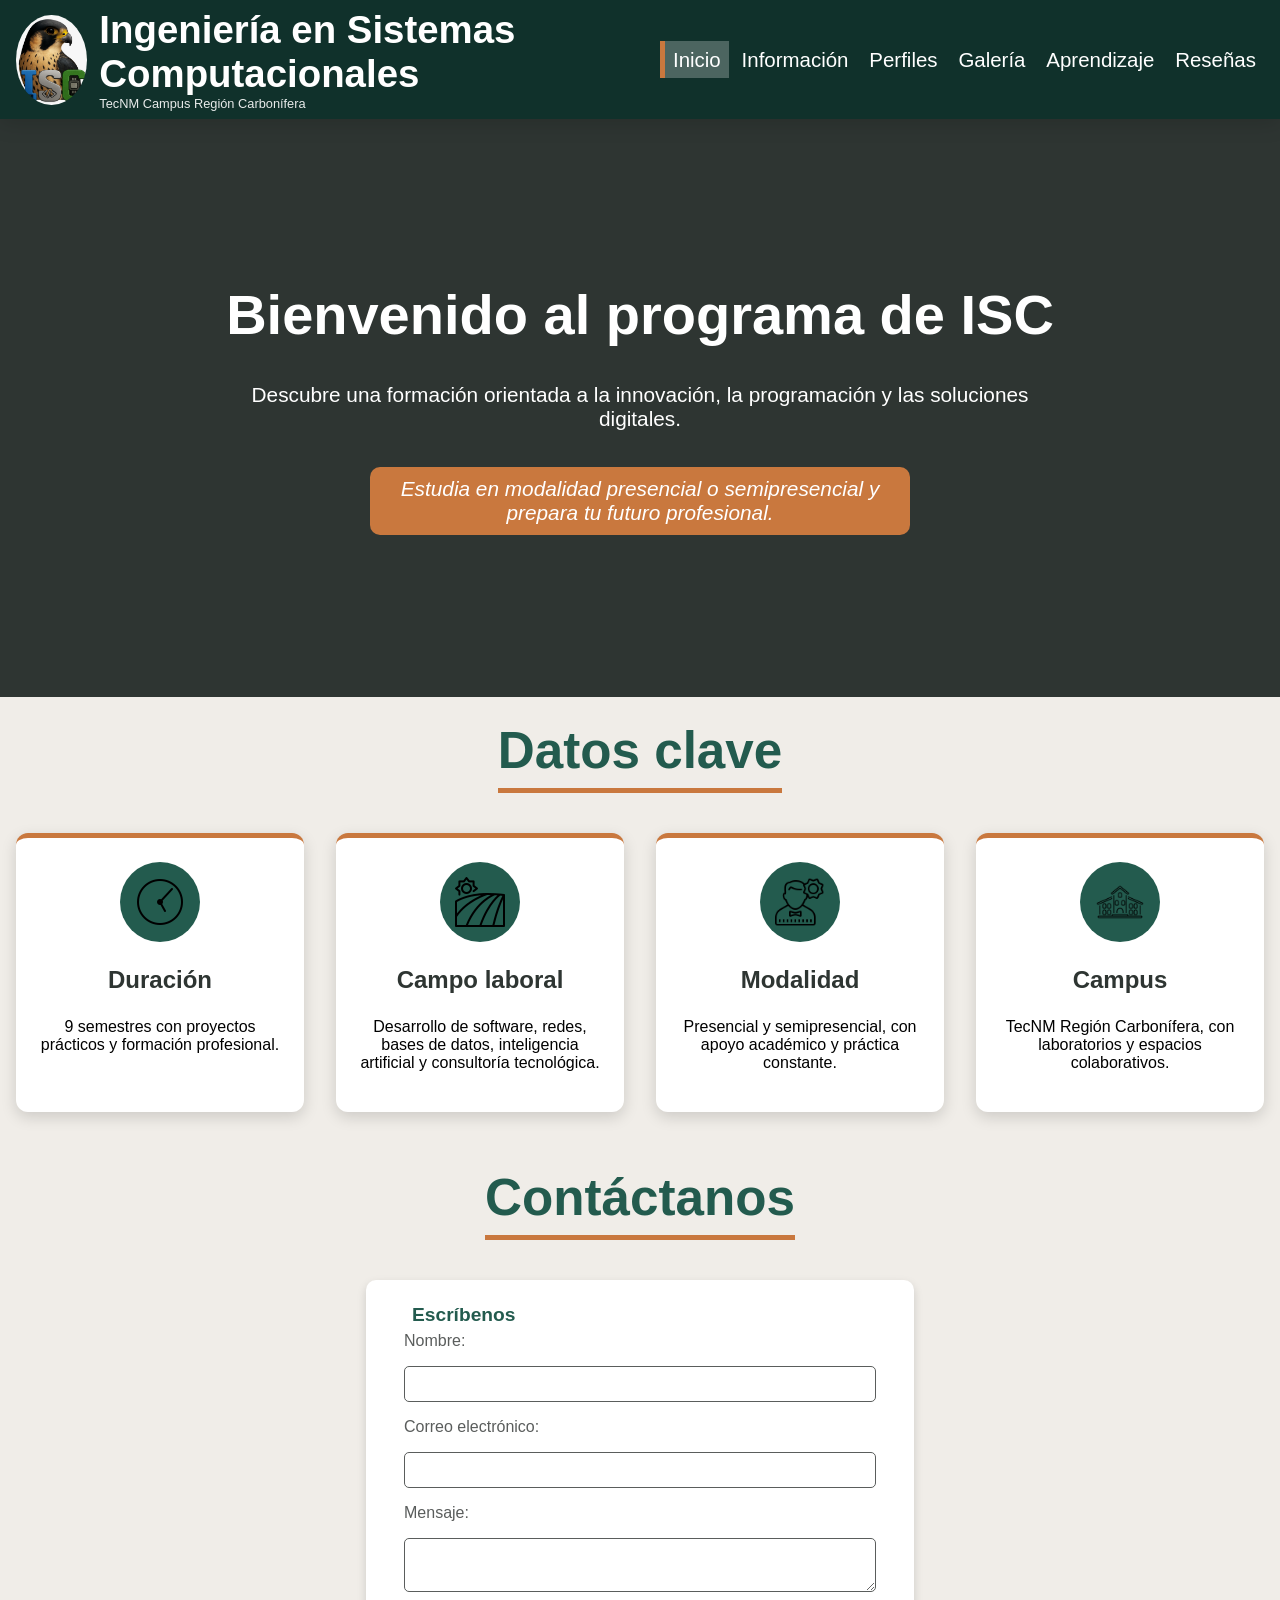
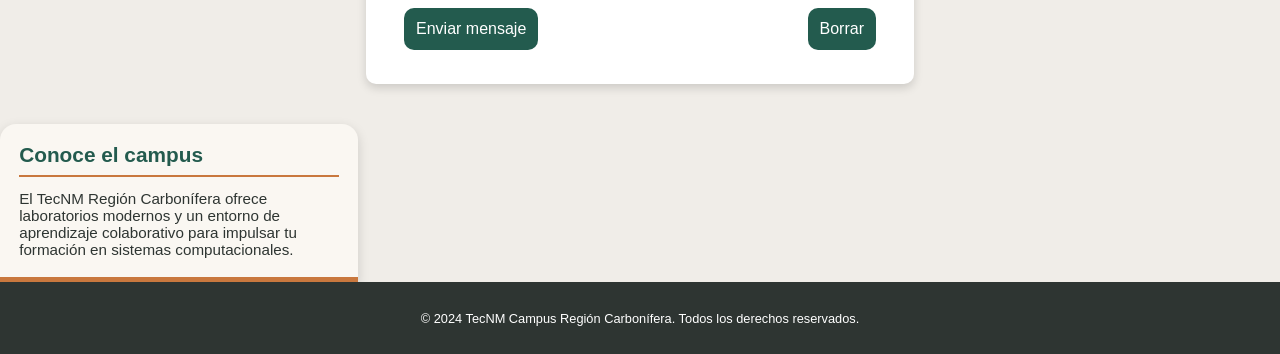
<file: index.html>
<!DOCTYPE html>
<html lang="es-MX">
<head>
    <meta charset="UTF-8">
    <meta name="viewport" content="width=device-width, initial-scale=1.0">
    <title>TecNM ISC | Inicio</title>
    <link rel="stylesheet" href="styles.css">
    <!-- icono de sistemas -->
    <link rel="icon" type="image/png" href="imgs/logo sistemas.jpg">    
</head>
<body>
    <header>
      <div class="header-container">
        <div class="header-mobile">
            <div class="logo">
                <img class="logo-imagen" src="imgs/logo sistemas.jpg" alt="Logo TecNM">
                <div class="logo-texto">
                    <strong class="titulo-sitio">Ingeniería en Sistemas Computacionales</strong>
                    <small class="subtitulo-sitio">TecNM Campus Región Carbonífera</small>
                </div>
            </div>
            <label for="menu">☰</label>
        </div>
        <input type="checkbox" id="menu">
        <nav>
            <ul>
                <li><a href="index.html" class="activo">Inicio</a></li>
                <li><a href="info.html">Información</a></li>
                <li><a href="perfiles.html">Perfiles</a></li>
                <li><a href="galeria.html">Galería</a></li>
                <li><a href="aprendizaje.html">Aprendizaje</a></li>
                <li><a href="reseñas.html">Reseñas</a></li>
            </ul>
        </nav>
      </div>
    </header>
    <main>
        <section class="hero">
            <h1>Bienvenido al programa de ISC</h1>
            <p>Descubre una formación orientada a la innovación, la programación y las soluciones digitales.</p>
            <p>Estudia en modalidad presencial o semipresencial y prepara tu futuro profesional.</p>
        </section>
        <section class="datos">
            <h2>Datos clave</h2>
            <div class="datos-rapidos">
                <article>
                    <div><img src="icons/icons8-reloj-50.png" alt="Duración"></div>
                    <h3>Duración</h3>
                    <p>9 semestres con proyectos prácticos y formación profesional.</p>
                </article>
                <article>
                    <div><img src="icons/icons8-campo-50.png" alt="Campo laboral"></div>
                    <h3>Campo laboral</h3>
                    <p>Desarrollo de software, redes, bases de datos, inteligencia artificial y consultoría tecnológica.</p>
                </article>
                <article>
                    <div><img src="icons/icons8-hombre-modalidad-retrato-64.png" alt="Modalidad"></div>
                    <h3>Modalidad</h3>
                    <p>Presencial y semipresencial, con apoyo académico y práctica constante.</p>
                </article>
                <article>
                    <div><img src="icons/icons8-campus-64.png" alt="Campus"></div>
                    <h3>Campus</h3>
                    <p>TecNM Región Carbonífera, con laboratorios y espacios colaborativos.</p>
                </article>
            </div>
        </section>
        <section class="contacto" id="contacto">
                <h2>Contáctanos</h2>
                <form>
                    <fieldset>
                        <legend>Escríbenos</legend>
                        <label for="nombre">Nombre:</label>
                        <input type="text" id="nombre" name="nombre" required>
                        <label for="email">Correo electrónico:</label>
                        <input type="email" id="email" name="email" required>
                        <label for="mensaje">Mensaje:</label>
                        <textarea id="mensaje" name="mensaje" required></textarea>
                        <div class="grupo-botones">
                            <button type="submit">Enviar mensaje</button>
                            <button type="reset">Borrar</button>
                        </div>
                    </fieldset>
                </form>
            </section>
            <aside class="contenedor-aside">
                <h2>Conoce el campus</h2>
                <p>El TecNM Región Carbonífera ofrece laboratorios modernos y un entorno de aprendizaje colaborativo para impulsar tu formación en sistemas computacionales.</p>
            </aside>
    </main>
    <footer>
        <p>&copy; 2024 TecNM Campus Región Carbonífera. Todos los derechos reservados.</p>
    </footer>
</body>
</html>
</file>
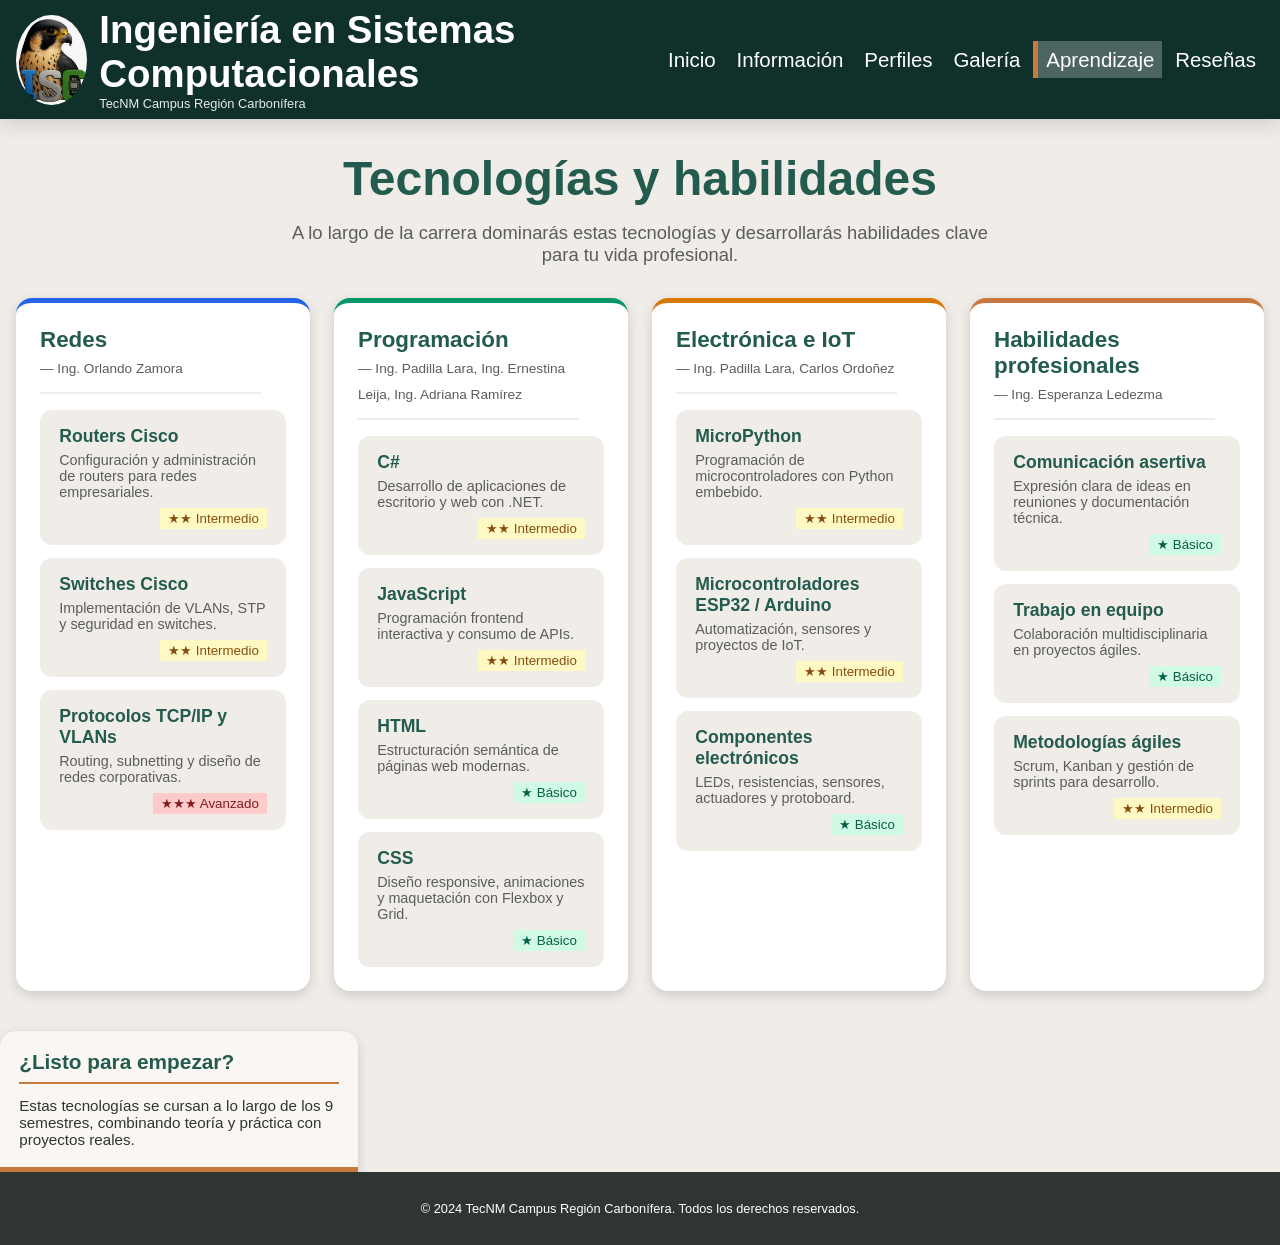
<file: aprendizaje.html>
<!DOCTYPE html>
<html lang="es-MX">
<head>
    <meta charset="UTF-8">
    <meta name="viewport" content="width=device-width, initial-scale=1.0">
    <title>TecNM ISC | Aprendizaje</title>
    <link rel="stylesheet" href="styles.css">
</head>
<body>
    <header>
      <div class="header-container">
        <div class="header-mobile">
            <div class="logo">
                <img class="logo-imagen" src="imgs/logo sistemas.jpg" alt="Logo TecNM">
                <div class="logo-texto">
                    <strong class="titulo-sitio">Ingeniería en Sistemas Computacionales</strong>
                    <small class="subtitulo-sitio">TecNM Campus Región Carbonífera</small>
                </div>
            </div>
            <label for="menu">☰</label>
        </div>
        <input type="checkbox" id="menu">
        <nav>
            <ul>
                <li><a href="index.html">Inicio</a></li>
                <li><a href="info.html">Información</a></li>
                <li><a href="perfiles.html">Perfiles</a></li>
                <li><a href="galeria.html">Galería</a></li>
                <li><a href="aprendizaje.html" class="activo">Aprendizaje</a></li>
                <li><a href="reseñas.html">Reseñas</a></li>
            </ul>
        </nav>
      </div>
    </header>
    <main>
        <h1>Tecnologías y habilidades</h1>
        <p class="intro-pagina">A lo largo de la carrera dominarás estas tecnologías y desarrollarás habilidades clave para tu vida profesional.</p>
        <div class="contenedor-aprendizaje">
            <section class="categoria-aprendizaje aprendizaje-redes">
                <h2>Redes <br><small class="docente">— Ing. Orlando Zamora</small></h2>
                <div class="tarjetas-tecnologia">
                    <article class="tarjeta-tecnologia">
                        <h3>Routers Cisco</h3>
                        <p>Configuración y administración de routers para redes empresariales.</p>
                        <small class="dificultad-intermedio">★★ Intermedio</small>
                    </article>
                    <article class="tarjeta-tecnologia">
                        <h3>Switches Cisco</h3>
                        <p>Implementación de VLANs, STP y seguridad en switches.</p>
                        <small class="dificultad-intermedio">★★ Intermedio</small>
                    </article>
                    <article class="tarjeta-tecnologia">
                        <h3>Protocolos TCP/IP y VLANs</h3>
                        <p>Routing, subnetting y diseño de redes corporativas.</p>
                        <small class="dificultad-avanzado">★★★ Avanzado</small>
                    </article>
                </div>
            </section>
            <section class="categoria-aprendizaje aprendizaje-programacion">
                <h2>Programación <br><small class="docente">— Ing. Padilla Lara, Ing. Ernestina Leija, Ing. Adriana Ramírez</small></h2>
                <div class="tarjetas-tecnologia">
                    <article class="tarjeta-tecnologia">
                        <h3>C#</h3>
                        <p>Desarrollo de aplicaciones de escritorio y web con .NET.</p>
                        <small class="dificultad-intermedio">★★ Intermedio</small>
                    </article>
                    <article class="tarjeta-tecnologia">
                        <h3>JavaScript</h3>
                        <p>Programación frontend interactiva y consumo de APIs.</p>
                        <small class="dificultad-intermedio">★★ Intermedio</small>
                    </article>
                    <article class="tarjeta-tecnologia">
                        <h3>HTML</h3>
                        <p>Estructuración semántica de páginas web modernas.</p>
                        <small class="dificultad-basico">★ Básico</small>
                    </article>
                    <article class="tarjeta-tecnologia">
                        <h3>CSS</h3>
                        <p>Diseño responsive, animaciones y maquetación con Flexbox y Grid.</p>
                        <small class="dificultad-basico">★ Básico</small>
                    </article>
                </div>
            </section>
            <section class="categoria-aprendizaje aprendizaje-iot">
                <h2>Electrónica e IoT <br><small class="docente">— Ing. Padilla Lara, Carlos Ordoñez</small></h2>
                <div class="tarjetas-tecnologia">
                    <article class="tarjeta-tecnologia">
                        <h3>MicroPython</h3>
                        <p>Programación de microcontroladores con Python embebido.</p>
                        <small class="dificultad-intermedio">★★ Intermedio</small>
                    </article>
                    <article class="tarjeta-tecnologia">
                        <h3>Microcontroladores ESP32 / Arduino</h3>
                        <p>Automatización, sensores y proyectos de IoT.</p>
                        <small class="dificultad-intermedio">★★ Intermedio</small>
                    </article>
                    <article class="tarjeta-tecnologia">
                        <h3>Componentes electrónicos</h3>
                        <p>LEDs, resistencias, sensores, actuadores y protoboard.</p>
                        <small class="dificultad-basico">★ Básico</small>
                    </article>
                </div>
            </section>
            <section class="categoria-aprendizaje aprendizaje-habilidades">
                <h2>Habilidades profesionales <br><small class="docente">— Ing. Esperanza Ledezma</small></h2>
                <div class="tarjetas-tecnologia">
                    <article class="tarjeta-tecnologia">
                        <h3>Comunicación asertiva</h3>
                        <p>Expresión clara de ideas en reuniones y documentación técnica.</p>
                        <small class="dificultad-basico">★ Básico</small>
                    </article>
                    <article class="tarjeta-tecnologia">
                        <h3>Trabajo en equipo</h3>
                        <p>Colaboración multidisciplinaria en proyectos ágiles.</p>
                        <small class="dificultad-basico">★ Básico</small>
                    </article>
                    <article class="tarjeta-tecnologia">
                        <h3>Metodologías ágiles</h3>
                        <p>Scrum, Kanban y gestión de sprints para desarrollo.</p>
                        <small class="dificultad-intermedio">★★ Intermedio</small>
                    </article>
                </div>
            </section>
        </div>
        <aside class="conteendor-aside">
            <h2>¿Listo para empezar?</h2>
            <p>Estas tecnologías se cursan a lo largo de los 9 semestres, combinando teoría y práctica con proyectos reales.</p>
        </aside>
    </main>
    <footer>
        <p>&copy; 2024 TecNM Campus Región Carbonífera. Todos los derechos reservados.</p>
    </footer>
</body>
</html>
</file>
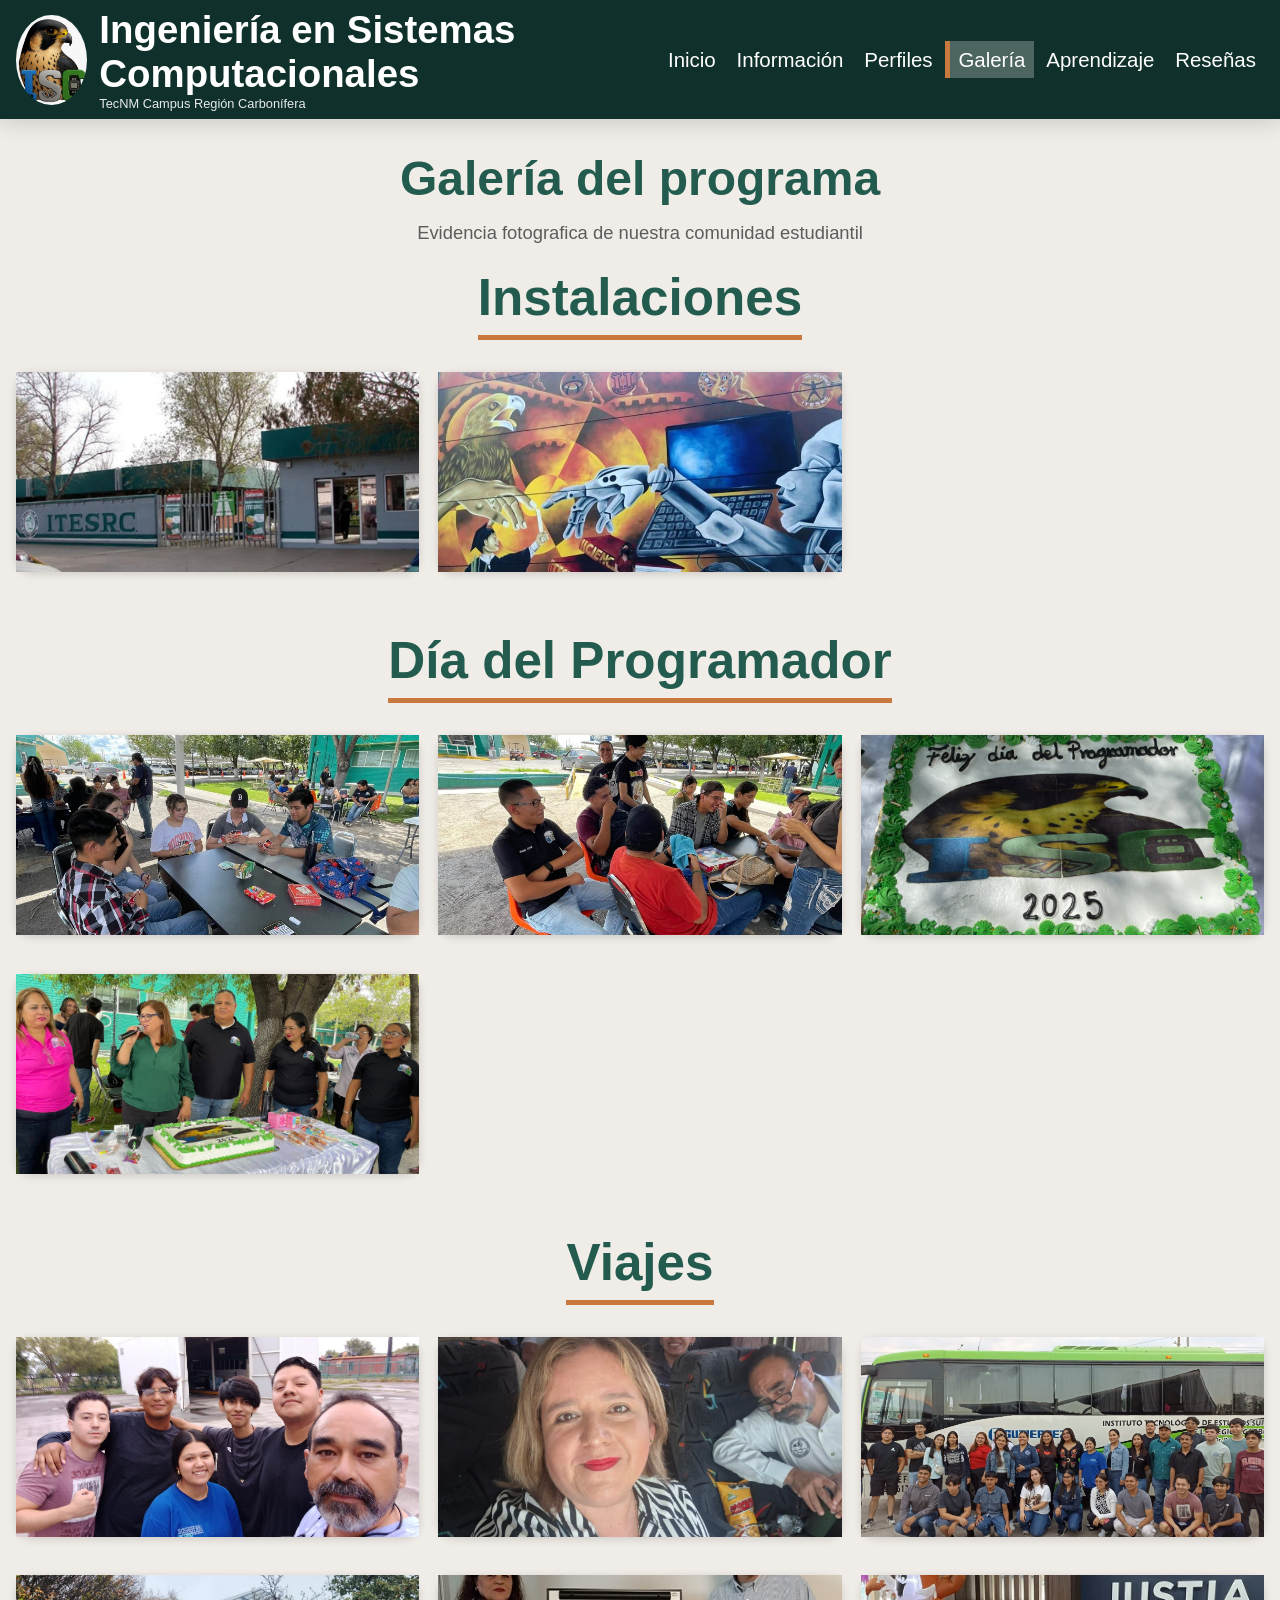
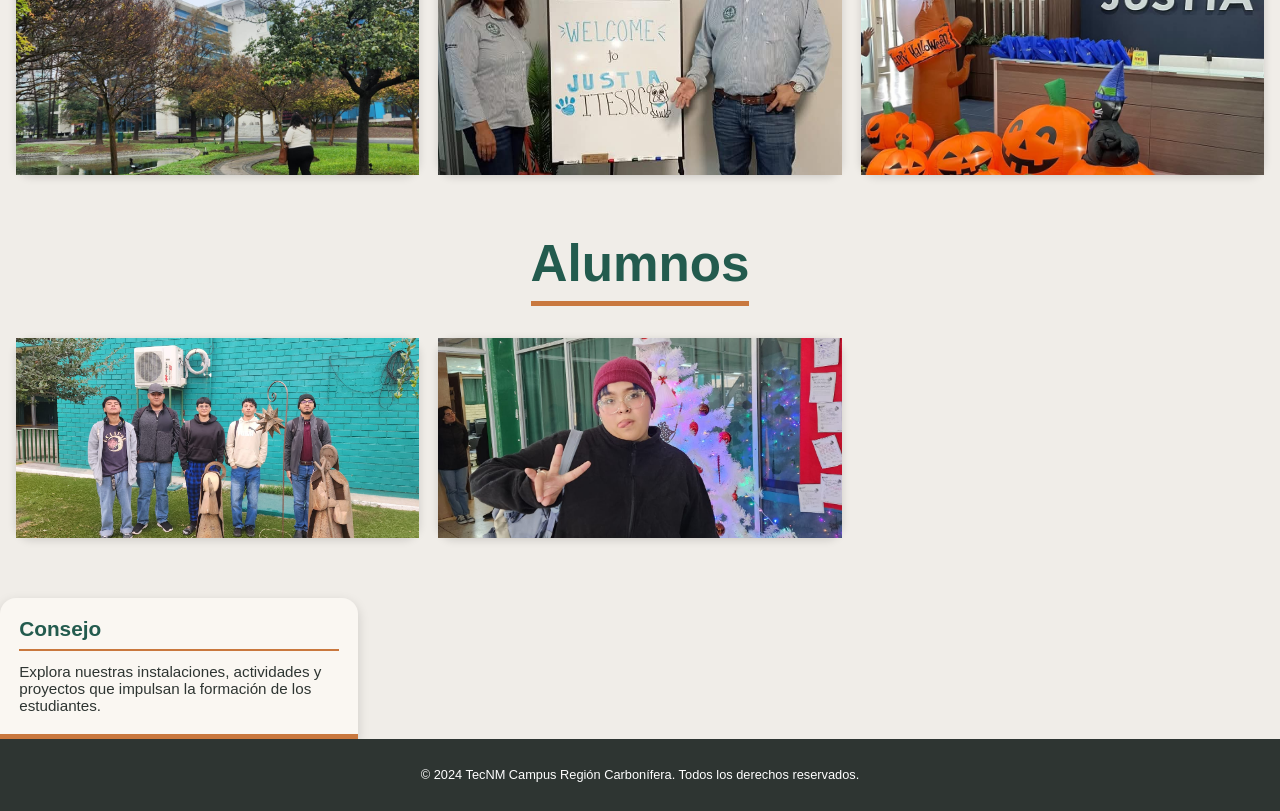
<file: galeria.html>
<!DOCTYPE html>
<html lang="es-MX">
<head>
    <meta charset="UTF-8">
    <meta name="viewport" content="width=device-width, initial-scale=1.0">
    <title>TecNM ISC | Galería</title>
    <link rel="stylesheet" href="styles.css">
</head>
<body>
    <header>
      <div class="header-container">
        <div class="header-mobile">
            <div class="logo">
                <img class="logo-imagen" src="imgs/logo sistemas.jpg" alt="Logo TecNM">
                <div class="logo-texto">
                    <strong class="titulo-sitio">Ingeniería en Sistemas Computacionales</strong>
                    <small class="subtitulo-sitio">TecNM Campus Región Carbonífera</small>
                </div>
            </div>
            <label for="menu">☰</label>
        </div>
        <input type="checkbox" id="menu">
        <nav>
            <ul>
                <li><a href="index.html">Inicio</a></li>
                <li><a href="info.html">Información</a></li>
                <li><a href="perfiles.html">Perfiles</a></li>
                <li><a href="galeria.html" class="activo">Galería</a></li>
                <li><a href="aprendizaje.html">Aprendizaje</a></li>
                <li><a href="reseñas.html">Reseñas</a></li>
            </ul>
        </nav>
      </div>
    </header>
    <main>
        <h1>Galería del programa</h1>
        <p class="intro-pagina">Evidencia fotografica de nuestra comunidad estudiantil</p>
        <section>
            <h2>Instalaciones</h2>
            <div class="contenedor-galeria">
                <figure>
                    <img src="imgs/instalacion.jpg" alt="Edificio principal">

                </figure>
                <figure>
                    <img src="imgs/instalaciones.jpg" alt="Laboratorio de cómputo">

                </figure>
            </div>
        </section>
        <section>
            <h2>Día del Programador</h2>
            <div class="contenedor-galeria">
                <figure>
                    <img src="imgs/diadelprogramador.jpg" alt="Día del programador">

                </figure>
                <figure>
                    <img src="imgs/diadelprogramador (2).jpg" alt="Día del programador">

                </figure>
                <figure>
                    <img src="imgs/diadelprogramdor.jpg" alt="Día del programador">

                </figure>
                <figure>
                    <img src="imgs/diadelprogramador (3).jpg" alt="Día del programador">

                </figure>

            </div>
        </section>
        <section>
            <h2>Viajes</h2>
            <div class="contenedor-galeria">
                <figure>
                    <img src="imgs/viajes.jpg" alt="Viaje">
                </figure>
                <figure>
                    <img src="imgs/viajes (2).jpg" alt="Viaje">
                </figure>
                <figure>
                    <img src="imgs/viaje.jpg" alt="Viaje">
                </figure>
                <figure>
                    <img src="imgs/viajes.jpeg" alt="Viaje">
                </figure>
                <figure>
                    <img src="imgs/viajes (2).jpeg" alt="Viaje">
                </figure>
                <figure>
                    <img src="imgs/viajes (3).jpeg" alt="Viaje">
                </figure>
            </div>
        </section>
        <section>
            <h2>Alumnos</h2>
            <div class="contenedor-galeria">
                <figure>
                    <img src="imgs/alumnos.jpeg" alt="Alumnos">

                </figure>
                <figure>
                    <img src="imgs/alumnos (2).jpeg" alt="Alumnos">

                </figure>
            </div>
        </section>
        <aside class="contenedor-aside">
            <h2>Consejo</h2>
            <p>Explora nuestras instalaciones, actividades y proyectos que impulsan la formación de los estudiantes.</p>
        </aside>
    </main>
    <footer>
        <p>&copy; 2024 TecNM Campus Región Carbonífera. Todos los derechos reservados.</p>
    </footer>
</body>
</html>
</file>
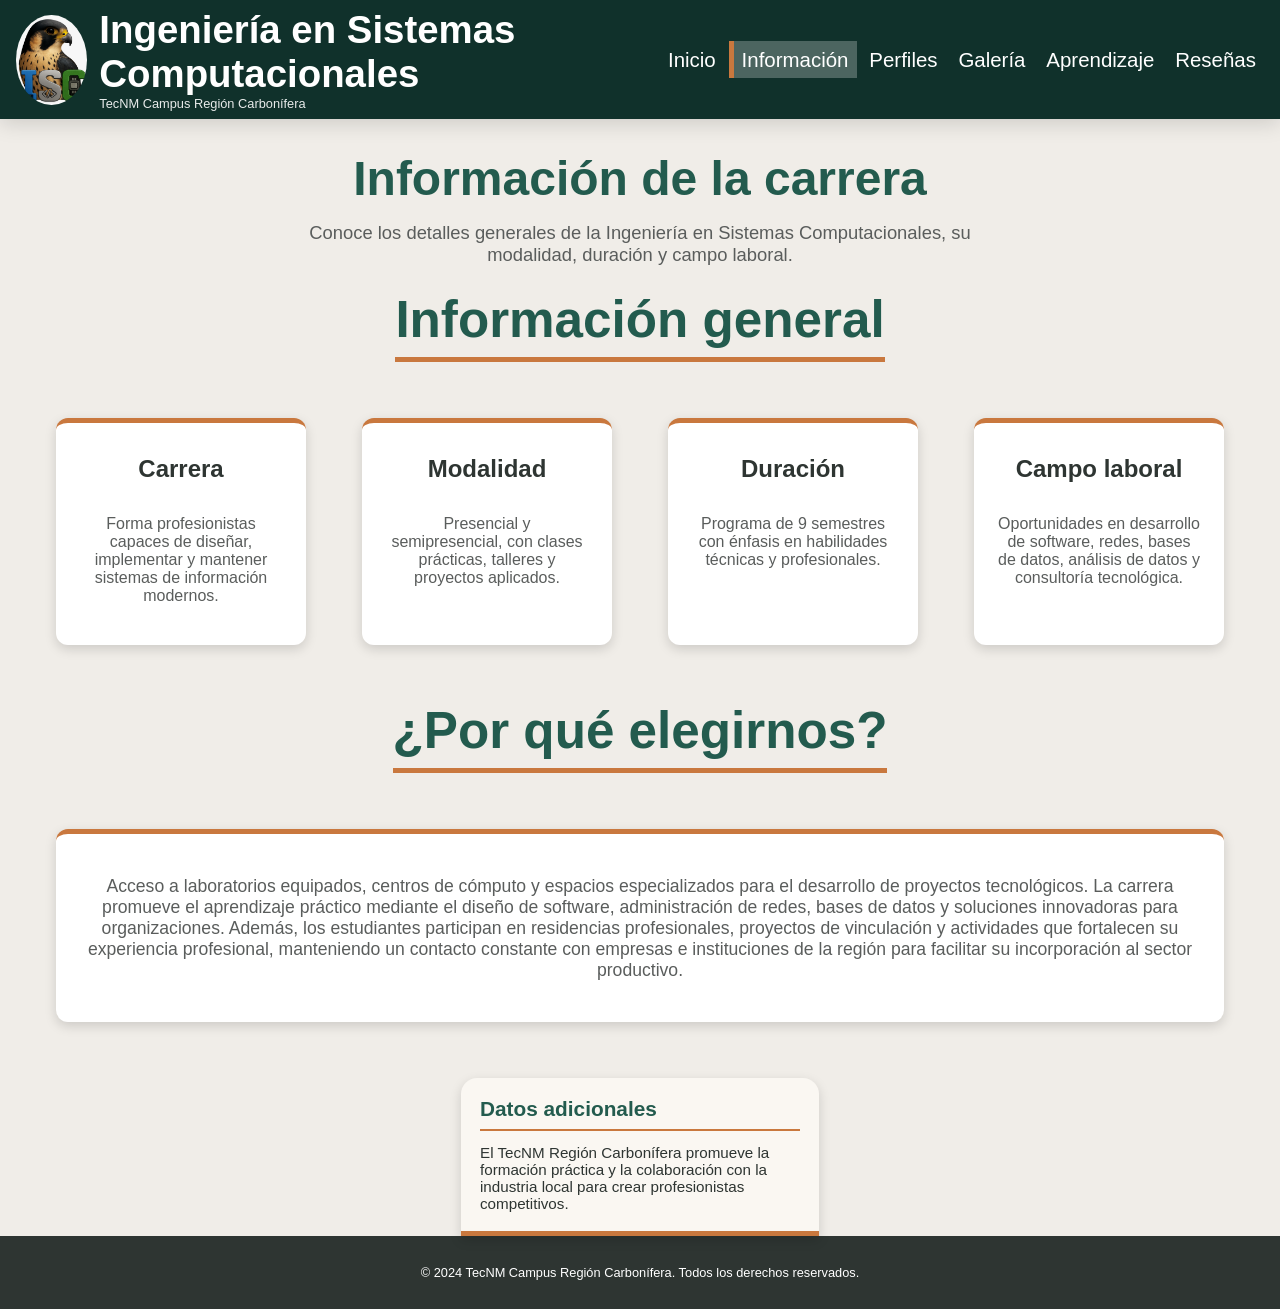
<file: info.html>
<!DOCTYPE html>
<html lang="es-MX">
<head>
    <meta charset="UTF-8">
    <meta name="viewport" content="width=device-width, initial-scale=1.0">
    <title>TecNM ISC | Información</title>
    <link rel="stylesheet" href="styles.css">
</head>
<body>
    <header>
      <div class="header-container">
        <div class="header-mobile">
            <div class="logo">
                <img class="logo-imagen" src="imgs/logo sistemas.jpg" alt="Logo TecNM">
                <div class="logo-texto">
                    <strong class="titulo-sitio">Ingeniería en Sistemas Computacionales</strong>
                    <small class="subtitulo-sitio">TecNM Campus Región Carbonífera</small>
                </div>
            </div>
            <label for="menu">☰</label>
        </div>
        <input type="checkbox" id="menu">
        <nav>
            <ul>
                <li><a href="index.html">Inicio</a></li>
                <li><a href="info.html" class="activo">Información</a></li>
                <li><a href="perfiles.html">Perfiles</a></li>
                <li><a href="galeria.html">Galería</a></li>
                <li><a href="aprendizaje.html">Aprendizaje</a></li>
                <li><a href="reseñas.html">Reseñas</a></li>
            </ul>
        </nav>
      </div>
    </header>
    <main>
        <h1>Información de la carrera</h1>
        <p class="intro-pagina">Conoce los detalles generales de la Ingeniería en Sistemas Computacionales, su modalidad, duración y campo laboral.</p>
        <section>
            <h2>Información general</h2>
            <div class="contenedor-info">
                <article>
                    <h3>Carrera</h3>
                    <p>Forma profesionistas capaces de diseñar, implementar y mantener sistemas de información modernos.</p>
                </article>
                <article>
                    <h3>Modalidad</h3>
                    <p>Presencial y semipresencial, con clases prácticas, talleres y proyectos aplicados.</p>
                </article>
                <article>
                    <h3>Duración</h3>
                    <p>Programa de 9 semestres con énfasis en habilidades técnicas y profesionales.</p>
                </article>
                <article>
                    <h3>Campo laboral</h3>
                    <p>Oportunidades en desarrollo de software, redes, bases de datos, análisis de datos y consultoría tecnológica.</p>
                </article>
            </div>
        </section>
        <section>
                <h2>¿Por qué elegirnos?</h2>
                <div class="contenedor-info">
                    <article>
                        <p class="elegirnos-texto">
                            Acceso a laboratorios equipados, centros de cómputo y espacios especializados para el desarrollo de proyectos tecnológicos. La carrera promueve el aprendizaje práctico mediante el diseño de software, administración de redes, bases de datos y soluciones innovadoras para organizaciones. Además, los estudiantes participan en residencias profesionales, proyectos de vinculación y actividades que fortalecen su experiencia profesional, manteniendo un contacto constante con empresas e instituciones de la región para facilitar su incorporación al sector productivo.
                        </p>
                    </article>
                </div>
            </section>
            <div class="contenedor-aside">
                <aside>
                    <h2>Datos adicionales</h2>
                    <p>El TecNM Región Carbonífera promueve la formación práctica y la colaboración con la industria local para crear profesionistas competitivos.</p>
                </aside>
            </div>
    </main>
    <footer>
        <p>&copy; 2024 TecNM Campus Región Carbonífera. Todos los derechos reservados.</p>
    </footer>
</body>
</html>
</file>
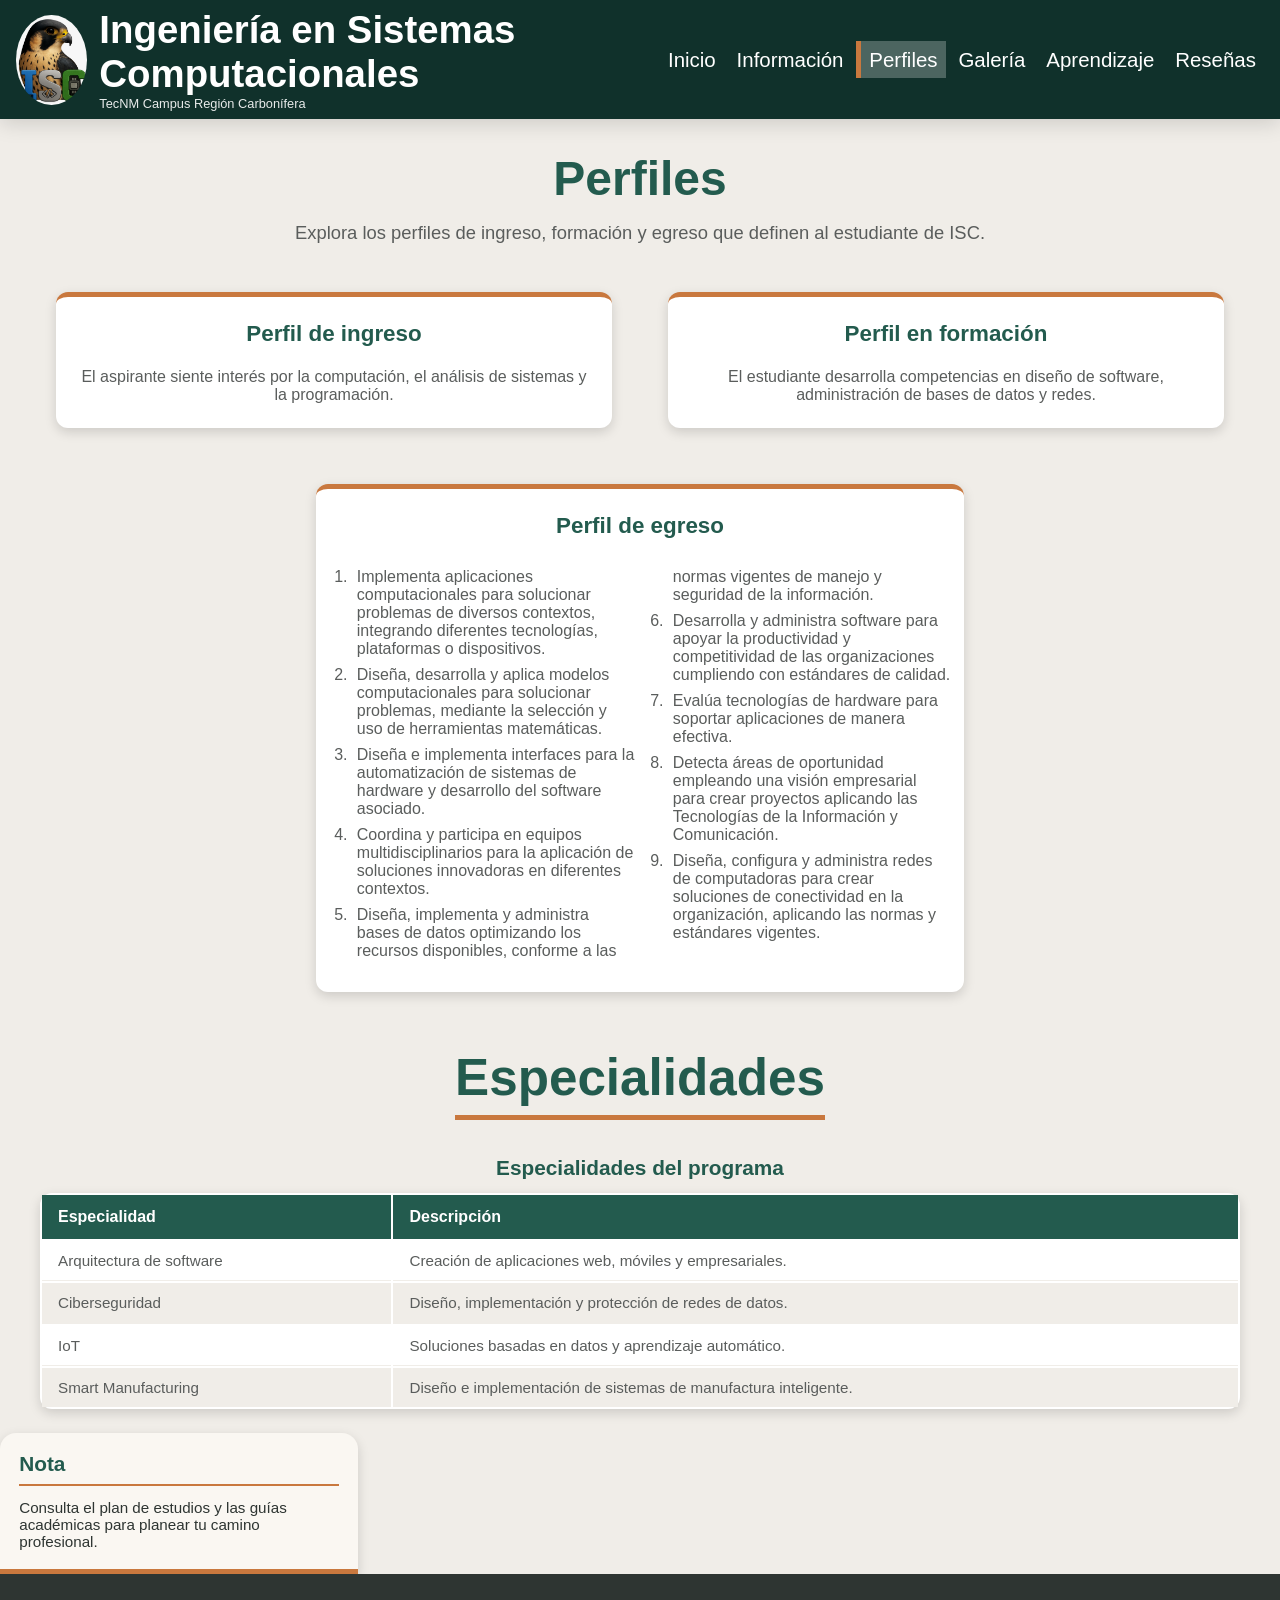
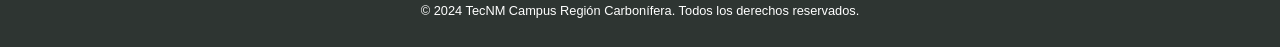
<file: perfiles.html>
<!DOCTYPE html>
<html lang="es-MX">
<head>
    <meta charset="UTF-8">
    <meta name="viewport" content="width=device-width, initial-scale=1.0">
    <title>TecNM ISC | Perfiles</title>
    <link rel="stylesheet" href="styles.css">
</head>
<body>
    <header>
      <div class="header-container">
        <div class="header-mobile">
            <div class="logo">
                <img class="logo-imagen" src="imgs/logo sistemas.jpg" alt="Logo TecNM">
                <div class="logo-texto">
                    <strong class="titulo-sitio">Ingeniería en Sistemas Computacionales</strong>
                    <small class="subtitulo-sitio">TecNM Campus Región Carbonífera</small>
                </div>
            </div>
            <label for="menu">☰</label>
        </div>
        <input type="checkbox" id="menu">
        <nav>
            <ul>
                <li><a href="index.html">Inicio</a></li>
                <li><a href="info.html">Información</a></li>
                <li><a href="perfiles.html" class="activo">Perfiles</a></li>
                <li><a href="galeria.html">Galería</a></li>
                <li><a href="aprendizaje.html">Aprendizaje</a></li>
                <li><a href="reseñas.html">Reseñas</a></li>
            </ul>
        </nav>
      </div>
    </header>
    <main>
        <h1>Perfiles</h1>
        <p class="intro-pagina">Explora los perfiles de ingreso, formación y egreso que definen al estudiante de ISC.</p>
        <section class="contenedor-perfiles">
            <article>
                <h2>Perfil de ingreso</h2>
                <p>El aspirante siente interés por la computación, el análisis de sistemas y la programación.</p>
            </article>
            <article>
                <h2>Perfil en formación</h2>
                <p>El estudiante desarrolla competencias en diseño de software, administración de bases de datos y redes.</p>
            </article>
            <article class="perfil-egreso">
                <h2>Perfil de egreso</h2>
                <ol>
                    <li>Implementa aplicaciones computacionales para solucionar problemas de diversos contextos, integrando diferentes tecnologías, plataformas o dispositivos.</li>
                    <li>Diseña, desarrolla y aplica modelos computacionales para solucionar problemas, mediante la selección y uso de herramientas matemáticas.</li>
                    <li>Diseña e implementa interfaces para la automatización de sistemas de hardware y desarrollo del software asociado.</li>
                    <li>Coordina y participa en equipos multidisciplinarios para la aplicación de soluciones innovadoras en diferentes contextos.</li>
                    <li>Diseña, implementa y administra bases de datos optimizando los recursos disponibles, conforme a las normas vigentes de manejo y seguridad de la información.</li>
                    <li>Desarrolla y administra software para apoyar la productividad y competitividad de las organizaciones cumpliendo con estándares de calidad.</li>
                    <li>Evalúa tecnologías de hardware para soportar aplicaciones de manera efectiva.</li>
                    <li>Detecta áreas de oportunidad empleando una visión empresarial para crear proyectos aplicando las Tecnologías de la Información y Comunicación.</li>
                    <li>Diseña, configura y administra redes de computadoras para crear soluciones de conectividad en la organización, aplicando las normas y estándares vigentes.</li>
                </ol>
            </article>
        </section>
        <section>
                <h2>Especialidades</h2>
                <div class="contenedor-tabla">
                    <table>
                        <caption>Especialidades del programa</caption>
                        <thead>
                            <tr><th>Especialidad</th><th>Descripción</th></tr>
                        </thead>
                        <tbody>
                            <tr><td>Arquitectura de software</td><td>Creación de aplicaciones web, móviles y empresariales.</td></tr>
                            <tr><td>Ciberseguridad</td><td>Diseño, implementación y protección de redes de datos.</td></tr>
                            <tr><td>IoT</td><td>Soluciones basadas en datos y aprendizaje automático.</td></tr>
                            <tr><td>Smart Manufacturing</td><td>Diseño e implementación de sistemas de manufactura inteligente.</td></tr>
                        </tbody>
                    </table>
                </div>
            </section>
            <aside class="contenedor-aside">
                <h2>Nota</h2>
                <p>Consulta el plan de estudios y las guías académicas para planear tu camino profesional.</p>
            </aside>
    </main>
    <footer>
        <p>&copy; 2024 TecNM Campus Región Carbonífera. Todos los derechos reservados.</p>
    </footer>
</body>
</html>
</file>
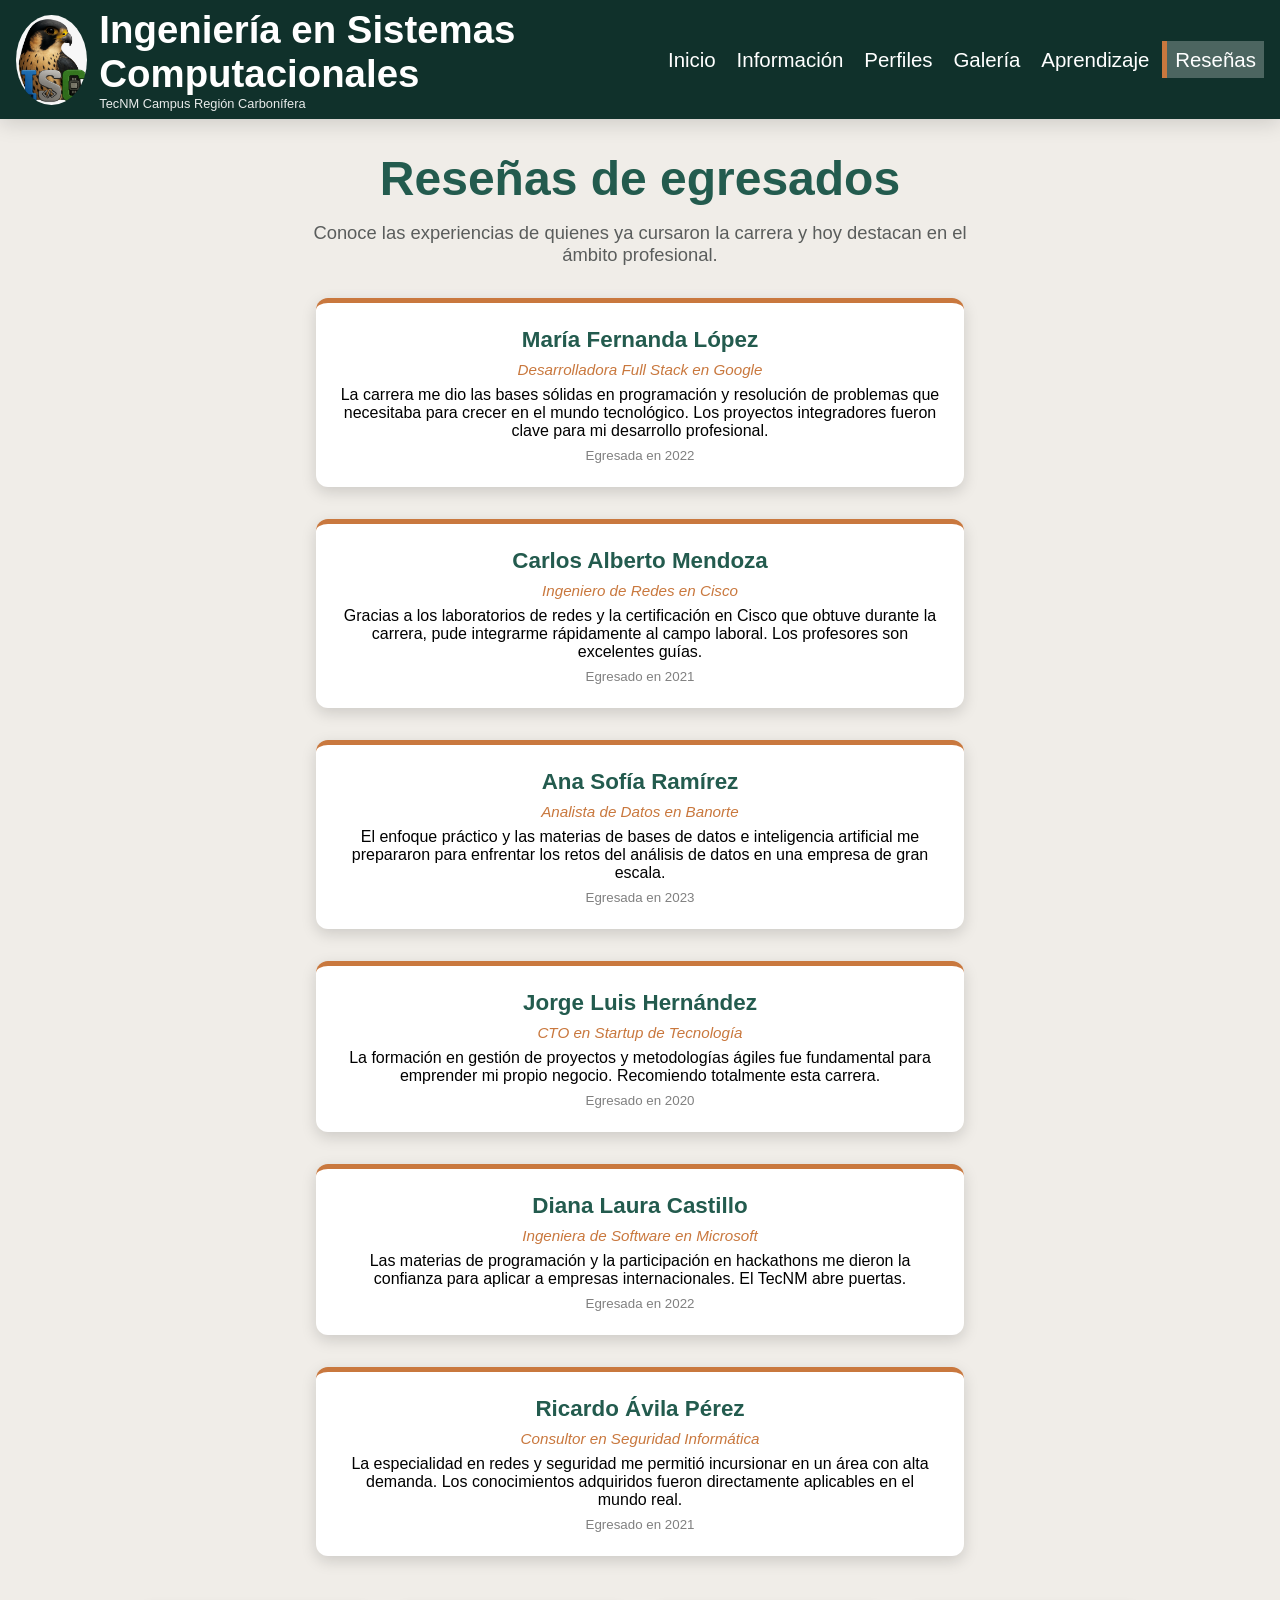
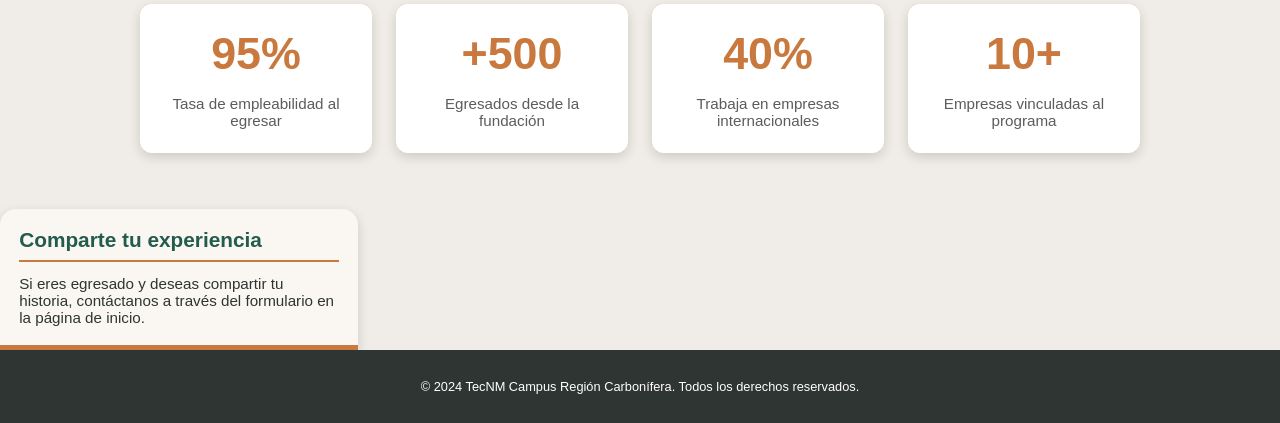
<file: reseñas.html>
<!DOCTYPE html>
<html lang="es-MX">
<head>
    <meta charset="UTF-8">
    <meta name="viewport" content="width=device-width, initial-scale=1.0">
    <title>TecNM ISC | Reseñas</title>
    <link rel="stylesheet" href="styles.css">
</head>
<body>
    <header>
      <div class="header-container">
        <div class="header-mobile">
            <div class="logo">
                <img class="logo-imagen" src="imgs/logo sistemas.jpg" alt="Logo TecNM">
                <div class="logo-texto">
                    <strong class="titulo-sitio">Ingeniería en Sistemas Computacionales</strong>
                    <small class="subtitulo-sitio">TecNM Campus Región Carbonífera</small>
                </div>
            </div>
            <label for="menu">☰</label>
        </div>
        <input type="checkbox" id="menu">
        <nav>
            <ul>
                <li><a href="index.html">Inicio</a></li>
                <li><a href="info.html">Información</a></li>
                <li><a href="perfiles.html">Perfiles</a></li>
                <li><a href="galeria.html">Galería</a></li>
                <li><a href="aprendizaje.html">Aprendizaje</a></li>
                <li><a href="reseñas.html" class="activo">Reseñas</a></li>
            </ul>
        </nav>
      </div>
    </header>
    <main>
        <h1>Reseñas de egresados</h1>
        <p class="intro-pagina">Conoce las experiencias de quienes ya cursaron la carrera y hoy destacan en el ámbito profesional.</p>
        <section class="contenedor-resenias">
            <article>
                <h2>María Fernanda López</h2>
                <p class="trabajo">Desarrolladora Full Stack en Google</p>
                <p>La carrera me dio las bases sólidas en programación y resolución de problemas que necesitaba para crecer en el mundo tecnológico. Los proyectos integradores fueron clave para mi desarrollo profesional.</p>
                <small class="fecha-egresado">Egresada en 2022</small>
            </article>
            <article>
                <h2>Carlos Alberto Mendoza</h2>
                <p class="trabajo">Ingeniero de Redes en Cisco</p>
                <p>Gracias a los laboratorios de redes y la certificación en Cisco que obtuve durante la carrera, pude integrarme rápidamente al campo laboral. Los profesores son excelentes guías.</p>
                <small class="fecha-egresado">Egresado en 2021</small>
            </article>
            <article>
                <h2>Ana Sofía Ramírez</h2>
                <p class="trabajo">Analista de Datos en Banorte</p>
                <p>El enfoque práctico y las materias de bases de datos e inteligencia artificial me prepararon para enfrentar los retos del análisis de datos en una empresa de gran escala.</p>
                <small class="fecha-egresado">Egresada en 2023</small>
            </article>
            <article>
                <h2>Jorge Luis Hernández</h2>
                <p class="trabajo">CTO en Startup de Tecnología</p>
                <p>La formación en gestión de proyectos y metodologías ágiles fue fundamental para emprender mi propio negocio. Recomiendo totalmente esta carrera.</p>
                <small class="fecha-egresado">Egresado en 2020</small>
            </article>
            <article>
                <h2>Diana Laura Castillo</h2>
                <p class="trabajo">Ingeniera de Software en Microsoft</p>
                <p>Las materias de programación y la participación en hackathons me dieron la confianza para aplicar a empresas internacionales. El TecNM abre puertas.</p>
                <small class="fecha-egresado">Egresada en 2022</small>
            </article>
            <article>
                <h2>Ricardo Ávila Pérez</h2>
                <p class="trabajo">Consultor en Seguridad Informática</p>
                <p>La especialidad en redes y seguridad me permitió incursionar en un área con alta demanda. Los conocimientos adquiridos fueron directamente aplicables en el mundo real.</p>
                <small class="fecha-egresado">Egresado en 2021</small>
            </article>
        </section>
        <section class="contenedor-cifras">
                <article>
                    <h3>95%</h3>
                    <p>Tasa de empleabilidad al egresar</p>
                </article>
                <article>
                    <h3>+500</h3>
                    <p>Egresados desde la fundación</p>
                </article>
                <article>
                    <h3>40%</h3>
                    <p>Trabaja en empresas internacionales</p>
                </article>
                <article>
                    <h3>10+</h3>
                    <p>Empresas vinculadas al programa</p>
                </article>
            </section>
            <aside class="contenedor-aside">
                <h2>Comparte tu experiencia</h2>
                <p>Si eres egresado y deseas compartir tu historia, contáctanos a través del formulario en la página de inicio.</p>
            </aside>
    </main>
    <footer>
        <p>&copy; 2024 TecNM Campus Región Carbonífera. Todos los derechos reservados.</p>
    </footer>
</body>
</html>
</file>
<file: styles.css>
:root {
    --verde-militar: #235B4E;
    --verde-oscuro: #10312B;
    --carbon: #2E3532;
    --cobre: #C9783E;
    --gris-oscuro: #5A5D5C;
    --blanco: #FFFFFF;
    --gris-claro: #F0EDE8;
    --sombra: rgba(0, 0, 0, 0.15);
    --titulos: 'Poppins', sans-serif;
    --texto: 'Inter', sans-serif;
    --tamanio-letras-titulos: clamp(1rem, 3vw, 3rem);
    --tamanio-letras-texto: clamp(0.65rem, 1vw, 1rem);
}

html, body {
    margin: 0;
    padding: 0;
    background-color: var(--gris-claro);
    font-family: var(--texto);
    min-height: 100vh;
}


img {
    width: 100%;
    height: auto;
    display: block;
}

header {
    background: var(--verde-oscuro);
    padding: 0.3rem 0.5rem;
    position: sticky;
    top: 0;
    box-shadow: 0 4px 20px var(--sombra);
    z-index: 123124;
}

.header-container {
    display: flex;
    flex-direction: column;
    align-items: space-between;
    max-width: 1400px;
    margin: 0 auto;
}

.header-mobile {
    display: flex;
    align-items: center;
    justify-content: space-between;
}

.header-mobile label {
    display: block;
    font-size: clamp(1.8rem, 6vw, 2.5rem);
    color: var(--blanco);
    padding: 0.5rem;
}

#menu {
    display: none;
}

#menu:checked ~ nav {
    display: block;
}

.logo {
    display: flex;
    align-items: center;
    gap: 0.5rem;
}

.logo-imagen {
    width: 40px;
    height: 40px;
    border-radius: 50%;
    object-fit: cover;
}

.logo-texto {
    color: var(--blanco);
}

.titulo-sitio {
    font-size: var(--tamanio-letras-titulos);
    font-weight: 700;
    margin: 0;
    font-family: var(--titulos);

}

.subtitulo-sitio {
    font-size: clamp(0.65rem, 1vw, 1rem);
    opacity: 0.9;
    font-weight: normal;
    margin: 0;
    display: block;
}

nav {
    display: none;
    width: 100%;
}

nav ul {
    display: flex;
    flex-direction: column;
    gap: 0;
    list-style: none;
    margin: 0;
    padding: 0;
}

nav a {
    color: var(--blanco);
    text-decoration: none;
    display: block;
    padding: 0.8rem 1rem;
    border-bottom: 1px solid var(--gris-oscuro);
    font-size: clamp(0.9rem, 1.6vw, 10rem);
    font-weight: 500;
    white-space: normal;
}

nav a:hover {
    background: rgba(255, 255, 255, 0.2);
}

nav a.activo {
    background: rgba(255, 255, 255, 0.25);
    border-left: 5px solid var(--cobre);
}

/* hero */
.hero {
    min-height: 50vh;
    padding: clamp(2rem, 5vw, 4rem) 1rem;
    background-color: var(--carbon);
    display: flex;
    flex-direction: column;
    gap: 1.5rem;
    justify-content: center;
    align-items: center;
    text-align: center;
}

.hero h1 {
    margin: 0;
    font-size: clamp(1.8rem, 5vw, 3.5rem);
    color: var(--blanco);
    font-family: var(--titulos);
    padding: 0 1rem;
    max-width: 900px;
}

.hero p {
    color: var(--blanco);
    font-family: var(--texto);
    padding: 0 1rem;
    max-width: 800px;
    margin: 0.75rem auto 0;
    font-size: clamp(0.95rem, 2vw, 1.3rem);
}

.hero p:last-of-type {
    font-style: italic;
    background-color: var(--cobre);
    padding: 10px 20px;
    border-radius: 10px;
    width: min(90%, 500px);
}

section h2 {
    font-family: var(--titulos);
    color: var(--verde-militar);
    text-align: center;
    font-size: clamp(1.3rem, 5vw, 3.2rem);
    border-bottom: 5px solid var(--cobre);
    padding-bottom: 0.5rem;
    margin: 1.5rem auto;
    width: fit-content;
    max-width: 90%;
}

main h1 {
    font-family: var(--titulos);
    color: var(--verde-militar);
    text-align: center;
    font-size: clamp(1.6rem, 5vw, 3rem);
    margin: 2rem auto 1rem;
    padding: 0 1rem;
}

h3 {
    font-family: var(--titulos);
    color: var(--carbon);
    font-size: clamp(1.1rem, 2.5vw, 1.5rem);
    margin: 0.5rem 0;
}

h4 {
    font-family: var(--titulos);
    color: var(--gris-oscuro);
    font-size: clamp(0.9rem, 2vw, 1.1rem);
    margin: 0.8rem 0 0.3rem;
}

legend {
    font-family: var(--titulos);
    font-size: 1.2rem;
    color: var(--verde-militar);
    font-weight: 600;
    padding: 0 0.5rem;
}

/* datos rápidos */
.datos-rapidos {
    display: grid;
    grid-template-columns: repeat(auto-fit, minmax(200px, 1fr));
}
.datos-rapidos article, .contenedor-info article, 
.contenedor-perfiles article, .contenedor-resenias article {
    background-color: var(--blanco);
    border-top: 5px solid var(--cobre);
    border-radius: 12px;
    box-shadow: 0 5px 15px var(--sombra);
    margin: 1rem;
    padding: 1.5rem;
    display: flex;
    flex-direction: column;
    align-items: center;
    text-align: center;
}
.datos-rapidos article:hover {
    transform: scale(1.1);
    box-shadow: 0 10px 20px var(--sombra);
    transition: all 0.3s ease;
}
.datos-rapidos article div {
    width: 80px;
    height: 80px;
    display: flex;
    justify-content: center;
    align-items: center;
    background-color: var(--verde-militar);
    border-radius: 50%;
    margin-bottom: 1rem;
}

.datos-rapidos article div img {
    width: 50px;
    height: 50px;
}

/* contenedor-info */
.contenedor-info {
    display: grid;
    grid-template-columns: repeat(auto-fit, minmax(250px, 1fr));
    gap: 1.5rem;
    padding: 1rem;
    max-width: 1200px;
    margin: 0 auto;
}

.contenedor-info article {
    background-color: var(--blanco);
    border-radius: 12px;
    box-shadow: 0 4px 12px var(--sombra);
    padding: 1.5rem;
    display: flex;
    flex-direction: column;
    gap: 0.5rem;
    transition: transform 0.3s ease;
}

.contenedor-info article:hover {
    transform: translateY(-4px);
}

.contenedor-info article p {
    color: var(--gris-oscuro);
}
.elegirnos-texto {
    font-size: clamp(0.9rem, 1.8vw, 1.1rem);
    color: var(--gris-oscuro);
}
/* contacto */

.contacto {
    display: flex;
    flex-direction: column;
    justify-content: center;
    align-items: center;    
    margin: 1rem;
}

.contacto form {
    margin: 1rem;
    background-color: var(--blanco);
    padding: 1.5rem;
    border-radius: 10px;
    box-shadow: 0 4px 10px var(--sombra);
    width: 85%;
    max-width: 500px;
}
.contacto fieldset {
    border: none;
    display: flex;
    flex-direction: column;
    gap: 1rem;

}
.contacto label {
    font-weight: 500;
    color: var(--gris-oscuro);
}
.contacto input, .contacto textarea {
    padding: 0.5rem;
    border: 1px solid var(--gris-oscuro);
    border-radius: 5px;
    font-family: var(--texto);
    font-size: 1rem;
}
.contacto button {
    background-color: var(--verde-militar);
    color: var(--blanco);
    border: none;
    padding: 0.75rem;
    border-radius: 10px;
    font-size: 1rem;
}
.grupo-botones {
    display: flex;
    justify-content: space-between;
}
.contenedor-aside {
    display: flex;
    justify-content: flex-end;
    flex-direction: column;
}
aside {
    background-color: #FAF7F2;
    padding: 1.2rem;
    border-radius:16px 16px 0 0;
    border-bottom: 5px solid var(--cobre);
    box-shadow: 0 4px 12px var(--sombra);
    margin: 0;
    width: 85%;
    max-width: 320px;
    transition: transform 0.3s ease;
    align-self:center;
    justify-self: center;
    margin-top: 1.5rem;
}
aside:hover {
    transform: translateY(-2px);
    box-shadow: 0 6px 18px var(--sombra);
}
aside h2 {
    margin: 0 0 0.8rem;
    color: var(--verde-militar);
    font-family: var(--titulos);
    font-size: clamp(1rem, 2.5vw, 1.3rem);
    padding: 0 0 0.5rem;
    border-bottom: 2px solid var(--cobre);
    text-align: left;
}
aside p {
    font-family: var(--texto);
    color: var(--carbon);
    padding: 0;
    margin: 0;
    font-size: clamp(0.85rem, 1.5vw, 0.95rem);
}
footer {
    background-color: var(--carbon);
    color: var(--blanco);
    text-align: center;
    padding: 1rem;
    font-size: clamp(0.8rem, 1vw, 1rem);
}

/* contenedor-perfiles */
.contenedor-perfiles {
    display: grid;
    grid-template-columns: repeat(auto-fit, minmax(280px, 1fr));
    gap: 1.5rem;
    padding: 1rem;
    max-width: 1200px;
    margin: 0 auto;
}

.contenedor-perfiles article {
    background-color: var(--blanco);
    border-top: 5px solid var(--cobre);
    border-radius: 12px;
    box-shadow: 0 4px 12px var(--sombra);
    padding: 1.5rem;
    transition: transform 0.3s ease, box-shadow 0.3s ease;
}
.contenedor-perfiles article:hover {
    transform: translateY(-4px);
    box-shadow: 0 8px 20px var(--sombra);
}

.contenedor-perfiles article h2 {
    border-bottom: none;
    text-align: left;
    margin: 0 0 0.8rem;
    padding: 0;
    font-size: clamp(1.1rem, 2.5vw, 1.4rem);
    width: auto;
}

.contenedor-perfiles article p {
    color: var(--gris-oscuro);
    margin: 0;
}

.contenedor-perfiles article ol {
    padding-left: 1.5rem;
    margin: 0.5rem 0;
}

.contenedor-perfiles article ol li {
    color: var(--gris-oscuro);
    margin-bottom: 0.5rem;
    padding-left: 0.3rem;
}

.perfil-egreso {
    border-top: 1px solid var(--verde-militar);
    background: var(--blanco);
    display: flex;
    flex-direction: column;
    align-items: center;
    text-align: center;
    justify-self: center;
    width: min(95%, 800px);
}

.perfil-egreso ol {
    padding-left: 1.5rem;
    margin: 0.5rem 0;
    width: 100%;
    max-width: 100%;
    text-align: left;
}

.perfil-egreso ol li {
    margin-bottom: 0.7rem;
}

/* tabla */
.contenedor-tabla {
    padding: 0 1rem;
    max-width: 1200px;
    margin: 0 auto;
}

table {
    width: 100%;
    background-color: var(--blanco);
    border-radius: 12px;
    box-shadow: 0 4px 12px var(--sombra);
}

caption {
    font-family: var(--titulos);
    font-size: clamp(1rem, 2.5vw, 1.3rem);
    color: var(--verde-militar);
    font-weight: 600;
    padding: 0.8rem;
    text-align: center;
}

th {
    background-color: var(--verde-militar);
    color: var(--blanco);
    font-family: var(--titulos);
    font-weight: 600;
    padding: 0.8rem 1rem;
    text-align: left;
    font-size: clamp(0.85rem, 1.5vw, 1rem);
}

td {
    padding: 0.7rem 1rem;
    color: var(--gris-oscuro);
    border-bottom: 1px solid var(--gris-claro);
    font-size: clamp(0.8rem, 1.5vw, 0.95rem);
}

tr:nth-child(2) td, tr:nth-child(4) td {
    background-color: var(--gris-claro);
}

tr:last-child td {
    border-bottom: none;
}

/* aprendizaje */
.intro-pagina {
    text-align: center;
    max-width: 700px;
    margin: 0 auto 1rem;
    font-size: clamp(0.95rem, 1.8vw, 1.15rem);
    color: var(--gris-oscuro);
    padding: 0 1rem;
}

.contenedor-aprendizaje {
    display: grid;
    grid-template-columns: 1fr;
    gap: 1.5rem;
    padding: 1rem;
    max-width: 1400px;
    margin: 0 auto;
}

.categoria-aprendizaje {
    background-color: var(--blanco);
    border-top: 5px solid var(--cobre);
    border-radius: 16px;
    box-shadow: 0 4px 12px var(--sombra);
    padding: 1.5rem;
    transition: transform 0.3s ease, box-shadow 0.3s ease;
}

.categoria-aprendizaje:hover {
    transform: translateY(-4px);
    box-shadow: 0 8px 20px var(--sombra);
}

.aprendizaje-redes { border-top-color: #2563EB; }
.aprendizaje-programacion { border-top-color: #059669; }
.aprendizaje-iot { border-top-color: #D97706; }
.aprendizaje-habilidades { border-top-color: #C9783E; }

.categoria-aprendizaje h2 {
    border-bottom: 2px solid var(--gris-claro);
    padding-bottom: 0.8rem;
    margin: 0 0 1rem;
    font-size: clamp(1.1rem, 2.5vw, 1.4rem);
    width: auto;
    text-align: left;
}

.docente {
    font-size: clamp(0.7rem, 1.2vw, 0.85rem);
    font-weight: 400;
    color: var(--gris-oscuro);
    margin-top: 0.2rem;
}

.tarjetas-tecnologia {
    display: flex;
    flex-direction: column;
    gap: 0.8rem;
}

.tarjeta-tecnologia {
    background-color: var(--gris-claro);
    border-radius: 12px;
    padding: 1rem 1.2rem;
    transition: background-color 0.3s ease;
    display: flex;
    flex-direction: column;
}

.tarjeta-tecnologia:hover {
    background-color: #E5E2DA;
}

.tarjeta-tecnologia h3 {
    font-size: clamp(0.95rem, 1.8vw, 1.1rem);
    color: var(--verde-militar);
    margin: 0 0 0.3rem;
}

.tarjeta-tecnologia p {
    font-size: clamp(0.8rem, 1.3vw, 0.9rem);
    color: var(--gris-oscuro);
    margin: 0 0 0.5rem;
}

.dificultad-basico, .dificultad-intermedio, .dificultad-avanzado {
    align-self: flex-end;
    padding: 0.2rem 0.5rem;
    
}
.dificultad-basico {
    background-color: #D1FAE5;
    color: #065F46;
}

.dificultad-intermedio {
    background-color: #FEF9C3;
    color: #854D0E;
}

.dificultad-avanzado {
    background-color: #FECACA;
    color: #7F1D1D;
}

/* galería */
@keyframes aparecer {
    from {
        opacity: 0;
        transform: translateY(30px);
    }
    to {
        opacity: 1;
        transform: translateY(0);
    }
}

.contenedor-galeria {
    display: grid;
    grid-template-columns: repeat(3, 1fr);
    gap: 1.2rem;
    padding: 0.5rem 1rem 1rem;
    max-width: 1400px;
    margin: 0 auto;
}

.contenedor-galeria figure {
    margin: 0 0 1.2rem;
    background: var(--blanco);
    border-radius: 16px;
    box-shadow: 0 2px 8px var(--sombra);
    transition: transform 0.3s ease, box-shadow 0.3s ease;
    display: flex;
    flex-direction: column;
    align-items: center;
    animation: aparecer 0.6s ease both;
}

.contenedor-galeria figure:nth-child(1) { animation-delay: 0s; }
.contenedor-galeria figure:nth-child(2) { animation-delay: 0.1s; }
.contenedor-galeria figure:nth-child(3) { animation-delay: 0.2s; }
.contenedor-galeria figure:nth-child(4) { animation-delay: 0.3s; }
.contenedor-galeria figure:nth-child(5) { animation-delay: 0.4s; }
.contenedor-galeria figure:nth-child(6) { animation-delay: 0.5s; }

.contenedor-galeria figure:hover {
    transform: translateY(-4px);
    box-shadow: 0 8px 24px var(--sombra);
}

.contenedor-galeria figure img {
    width: 100%;
    height: 200px;
    object-fit: cover;
    object-position: center;
    display: block;
    transition: transform 0.4s ease;
}

.contenedor-galeria figure:hover img {
    transform: scale(1.05);
}

/* reseñas */
section > article {
    background-color: var(--blanco);
    border-radius: 12px;
    box-shadow: 0 4px 12px var(--sombra);
    padding: 1.5rem;
    margin: 1rem auto;
    max-width: 600px;
    display: flex;
    flex-direction: column;
    gap: 0.5rem;

}

.contenedor-resenias{
    display: flex;
    flex-wrap: wrap;
    justify-content: center;
}
section > article h2 {
    border-bottom: none;
    text-align: left;
    margin: 0;
    padding: 0;
    font-size: clamp(1.1rem, 2.5vw, 1.4rem);
    width: auto;
}

section > article p {
    color: black  ;
    margin: 0;
    font-size: clamp(0.85rem, 1.8vw, 1rem);
}
.fecha-egresado {
    color:gray;
}
.trabajo {
    font-style: italic;
    color: var(--cobre);
    font-weight: 500;
    font-size: clamp(0.8rem, 1.5vw, 0.95rem);
}

/* contenedor-cifras */
.contenedor-cifras {
    display: grid;
    grid-template-columns: repeat(auto-fit, minmax(180px, 1fr));
    gap: 1.5rem;
    padding: 1rem;
    max-width: 1000px;
    margin: 0 auto;
}

.contenedor-cifras article {
    background-color: var(--blanco);
    border-radius: 12px;
    box-shadow: 0 4px 12px var(--sombra);
    padding: 1.5rem;
    text-align: center;
    transition: transform 0.3s ease;
}

.contenedor-cifras article:hover {
    transform: translateY(-4px);
}

.contenedor-cifras article h3 {
    font-size: clamp(1.8rem, 5vw, 2.8rem);
    color: var(--cobre);
    margin: 0 0 0.5rem;
    font-weight: 700;
}

.contenedor-cifras article p {
    color: var(--gris-oscuro);
    margin: 0;
    font-size: clamp(0.8rem, 1.5vw, 0.95rem);
}

/* mobile */
@media (max-width: 480px) {
    nav {
        display: none;
    }
    .datos-rapidos {
        grid-template-columns: 1fr;
    }
    .contenedor-galeria {
        grid-template-columns: repeat(2, 1fr);
    }
    .contenedor-cifras {
        grid-template-columns: 1fr 1fr;
    }
    .logo-imagen {
        width: 35px;
        height: 35px;
    }
}

/* tablet */
@media (min-width: 481px) {
    header {
        padding: 0.5rem 1rem;
    }
    .logo {
        gap: 0.8rem;
    }
    .logo-imagen {
        width: 55px;
        height: 55px;
    }
    .contacto {
        align-items: center;
        flex-basis: 80%;
    }
    aside{
        align-self:center;
        justify-self: center;
    }

    .datos-rapidos {
        grid-template-columns: repeat(2, 1fr);
    }
    .contenedor-perfiles {
        grid-template-columns: repeat(2, 1fr);
    }
    .contenedor-aprendizaje {
        grid-template-columns: repeat(2, 1fr);
    }
    .perfil-egreso {
        grid-column: span 2;
    }
}

/* desktop */
@media (min-width: 1024px) {
    .logo-imagen {
        width: 90px;
        height: 90px;
    }

    nav a {
        padding: 0.5rem 0.8rem;
    }
    .header-container {
        flex-direction: row;
        align-items: center;
        justify-content: space-between;
    }

    .header-mobile label {
        display: none;
    }

    #menu:checked ~ nav {
        display: flex;
    }
        nav {
        display: flex;
        width: auto;
    }

    nav ul {
        flex-direction: row;
        gap: 0.3rem;
    }

    nav a {
        display: inline-block;
        padding: 0.4rem 0.5rem;
        border-bottom: none;
    }
    .datos-rapidos {
        grid-template-columns: repeat(4, 1fr);
    }
    .contenedor-aprendizaje {
        grid-template-columns: repeat(4, 1fr);
    }
    .contenedor-galeria {
        grid-template-columns: repeat(3, 1fr);
    }
    .perfil-egreso ol {
        columns: 2;
        column-gap: 2rem;

    }
}
</file>
